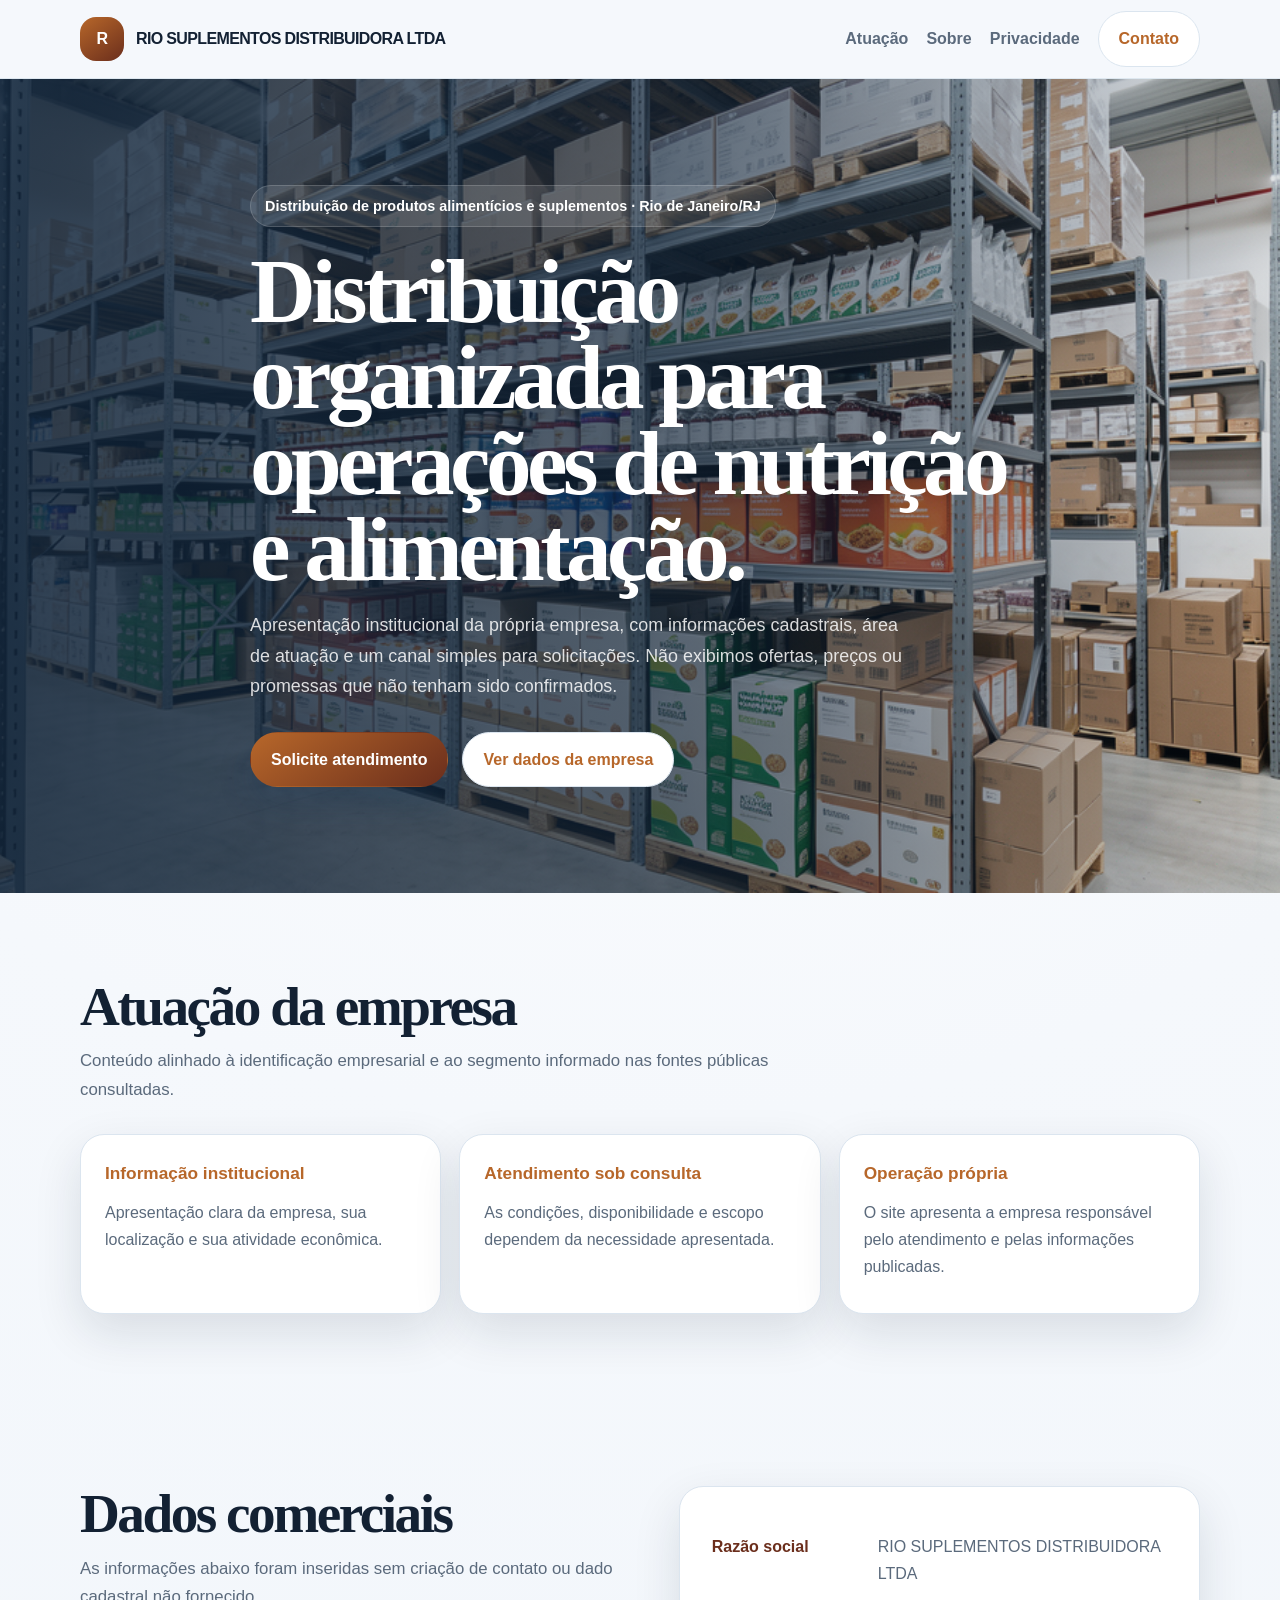
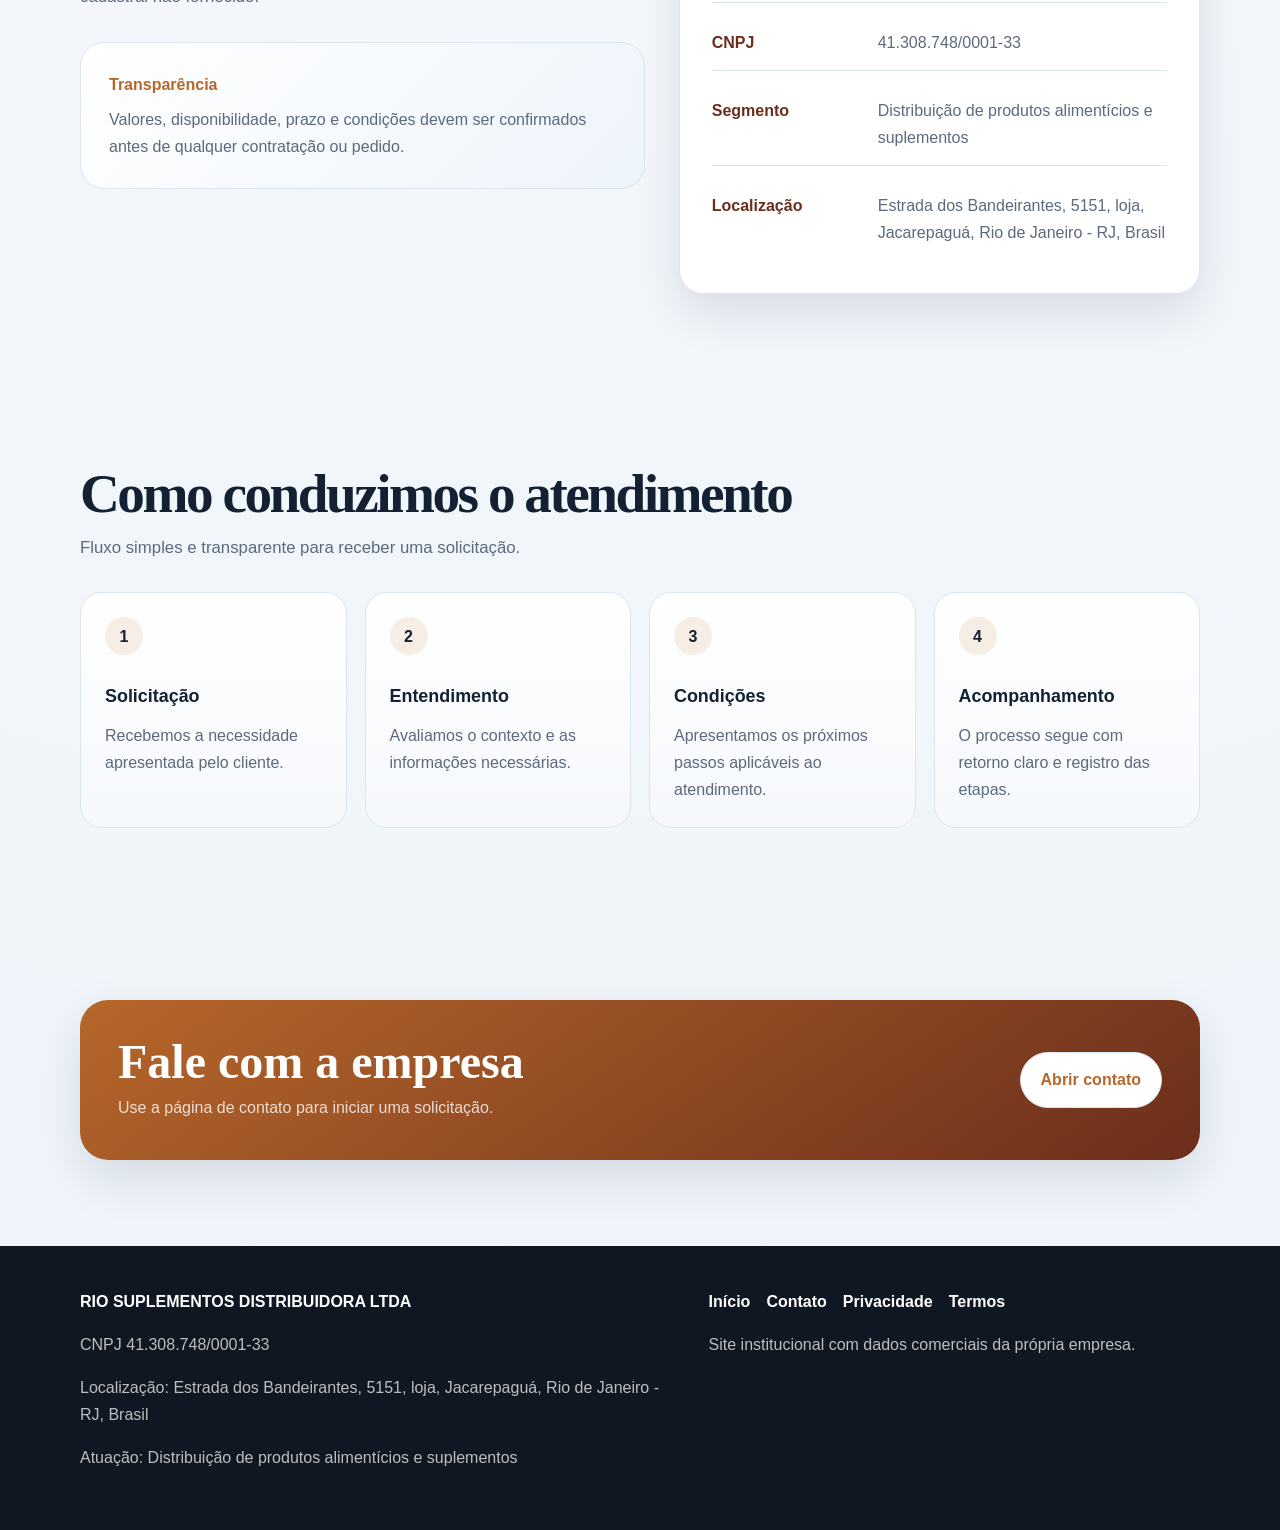
<file: index.html>
<!DOCTYPE html><html lang="pt-BR"><head><meta charset="UTF-8"><meta name="viewport" content="width=device-width, initial-scale=1.0"><meta name="description" content="RIO SUPLEMENTOS DISTRIBUIDORA LTDA — Distribuição de produtos alimentícios e suplementos."><title>Início — RIO SUPLEMENTOS DISTRIBUIDORA LTDA</title><link rel="stylesheet" href="styles.css"></head><body><header class="header"><div class="container header-inner"><a class="logo" href="index.html"><span class="mark">R</span><span>RIO SUPLEMENTOS DISTRIBUIDORA LTDA</span></a><nav class="nav"><a href="index.html#atuacao">Atuação</a><a href="index.html#sobre">Sobre</a><a href="privacy.html">Privacidade</a><a href="contact.html" class="btn btn-secondary">Contato</a></nav></div></header><main><section class="hero"><img src="images/banner.png" alt="Imagem institucional relacionada à atuação da empresa" loading="eager"><div class="container hero-content"><span class="eyebrow">Distribuição de produtos alimentícios e suplementos · Rio de Janeiro/RJ</span><h1>Distribuição organizada para operações de nutrição e alimentação.</h1><p>Apresentação institucional da própria empresa, com informações cadastrais, área de atuação e um canal simples para solicitações. Não exibimos ofertas, preços ou promessas que não tenham sido confirmados.</p><div class="hero-actions"><a class="btn btn-primary" href="contact.html">Solicite atendimento</a><a class="btn btn-secondary" href="#sobre">Ver dados da empresa</a></div></div></section><section class="section" id="atuacao"><div class="container"><div class="section-head"><h2>Atuação da empresa</h2><p>Conteúdo alinhado à identificação empresarial e ao segmento informado nas fontes públicas consultadas.</p></div><div class="grid services"><article class="service"><strong>Informação institucional</strong><p>Apresentação clara da empresa, sua localização e sua atividade econômica.</p></article><article class="service"><strong>Atendimento sob consulta</strong><p>As condições, disponibilidade e escopo dependem da necessidade apresentada.</p></article><article class="service"><strong>Operação própria</strong><p>O site apresenta a empresa responsável pelo atendimento e pelas informações publicadas.</p></article></div></div></section><section class="section" id="sobre"><div class="container split"><div><div class="section-head"><h2>Dados comerciais</h2><p>As informações abaixo foram inseridas sem criação de contato ou dado cadastral não fornecido.</p></div><div class="notice"><strong>Transparência</strong><p>Valores, disponibilidade, prazo e condições devem ser confirmados antes de qualquer contratação ou pedido.</p></div></div><aside class="panel"><div class="facts"><div class="fact"><span>Razão social</span><p>RIO SUPLEMENTOS DISTRIBUIDORA LTDA</p></div><div class="fact"><span>CNPJ</span><p>41.308.748/0001-33</p></div><div class="fact"><span>Segmento</span><p>Distribuição de produtos alimentícios e suplementos</p></div><div class="fact"><span>Localização</span><p>Estrada dos Bandeirantes, 5151, loja, Jacarepaguá, Rio de Janeiro - RJ, Brasil</p></div></div></aside></div></section><section class="section"><div class="container"><div class="section-head"><h2>Como conduzimos o atendimento</h2><p>Fluxo simples e transparente para receber uma solicitação.</p></div><div class="grid process"><article class="step"><b>1</b><h3>Solicitação</h3><p>Recebemos a necessidade apresentada pelo cliente.</p></article><article class="step"><b>2</b><h3>Entendimento</h3><p>Avaliamos o contexto e as informações necessárias.</p></article><article class="step"><b>3</b><h3>Condições</h3><p>Apresentamos os próximos passos aplicáveis ao atendimento.</p></article><article class="step"><b>4</b><h3>Acompanhamento</h3><p>O processo segue com retorno claro e registro das etapas.</p></article></div></div></section><section class="section"><div class="container cta-band"><div><h2>Fale com a empresa</h2><p>Use a página de contato para iniciar uma solicitação.</p></div><a class="btn btn-secondary" href="contact.html">Abrir contato</a></div></section></main><footer class="footer"><div class="container footer-grid"><div><strong>RIO SUPLEMENTOS DISTRIBUIDORA LTDA</strong><p>CNPJ 41.308.748/0001-33</p><p>Localização: Estrada dos Bandeirantes, 5151, loja, Jacarepaguá, Rio de Janeiro - RJ, Brasil</p><p>Atuação: Distribuição de produtos alimentícios e suplementos</p></div><div><div class="links"><a href="index.html">Início</a><a href="contact.html">Contato</a><a href="privacy.html">Privacidade</a><a href="terms.html">Termos</a></div><p>Site institucional com dados comerciais da própria empresa.</p></div></div></footer></body></html>
</file>
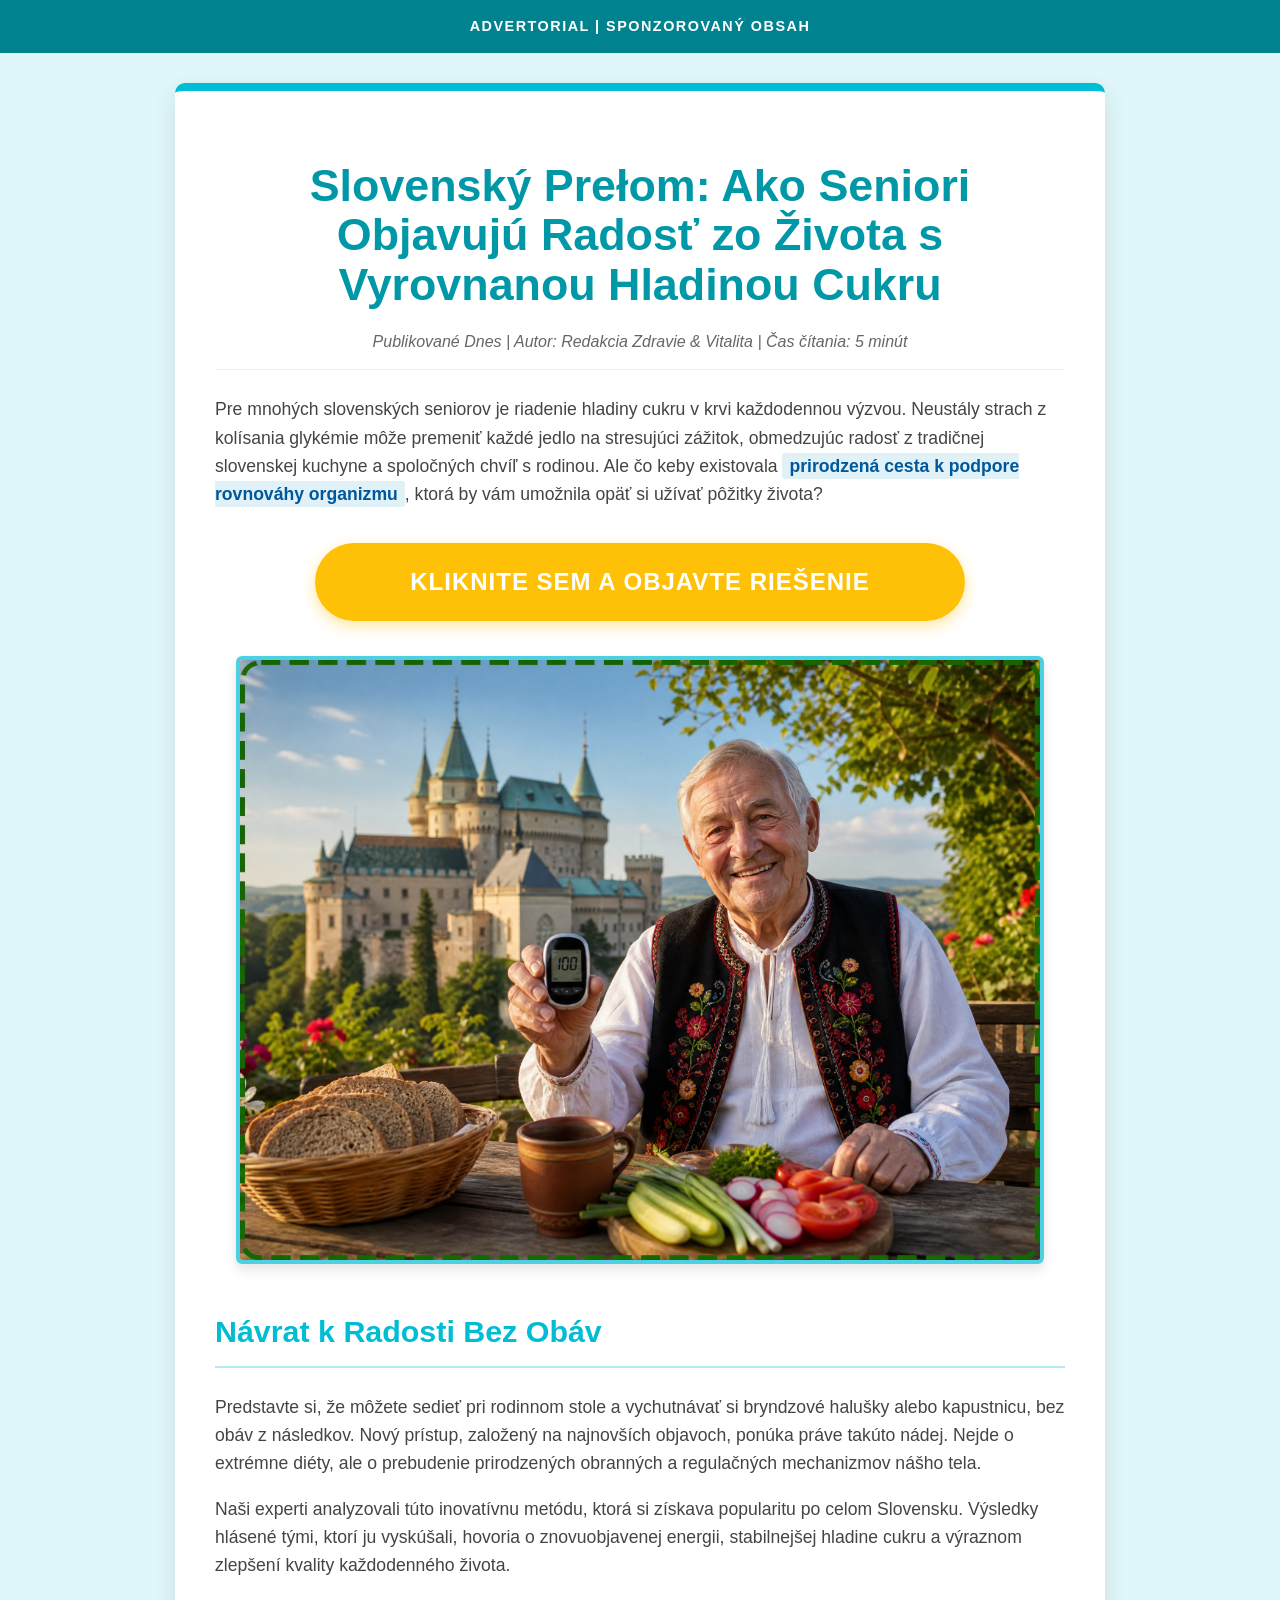
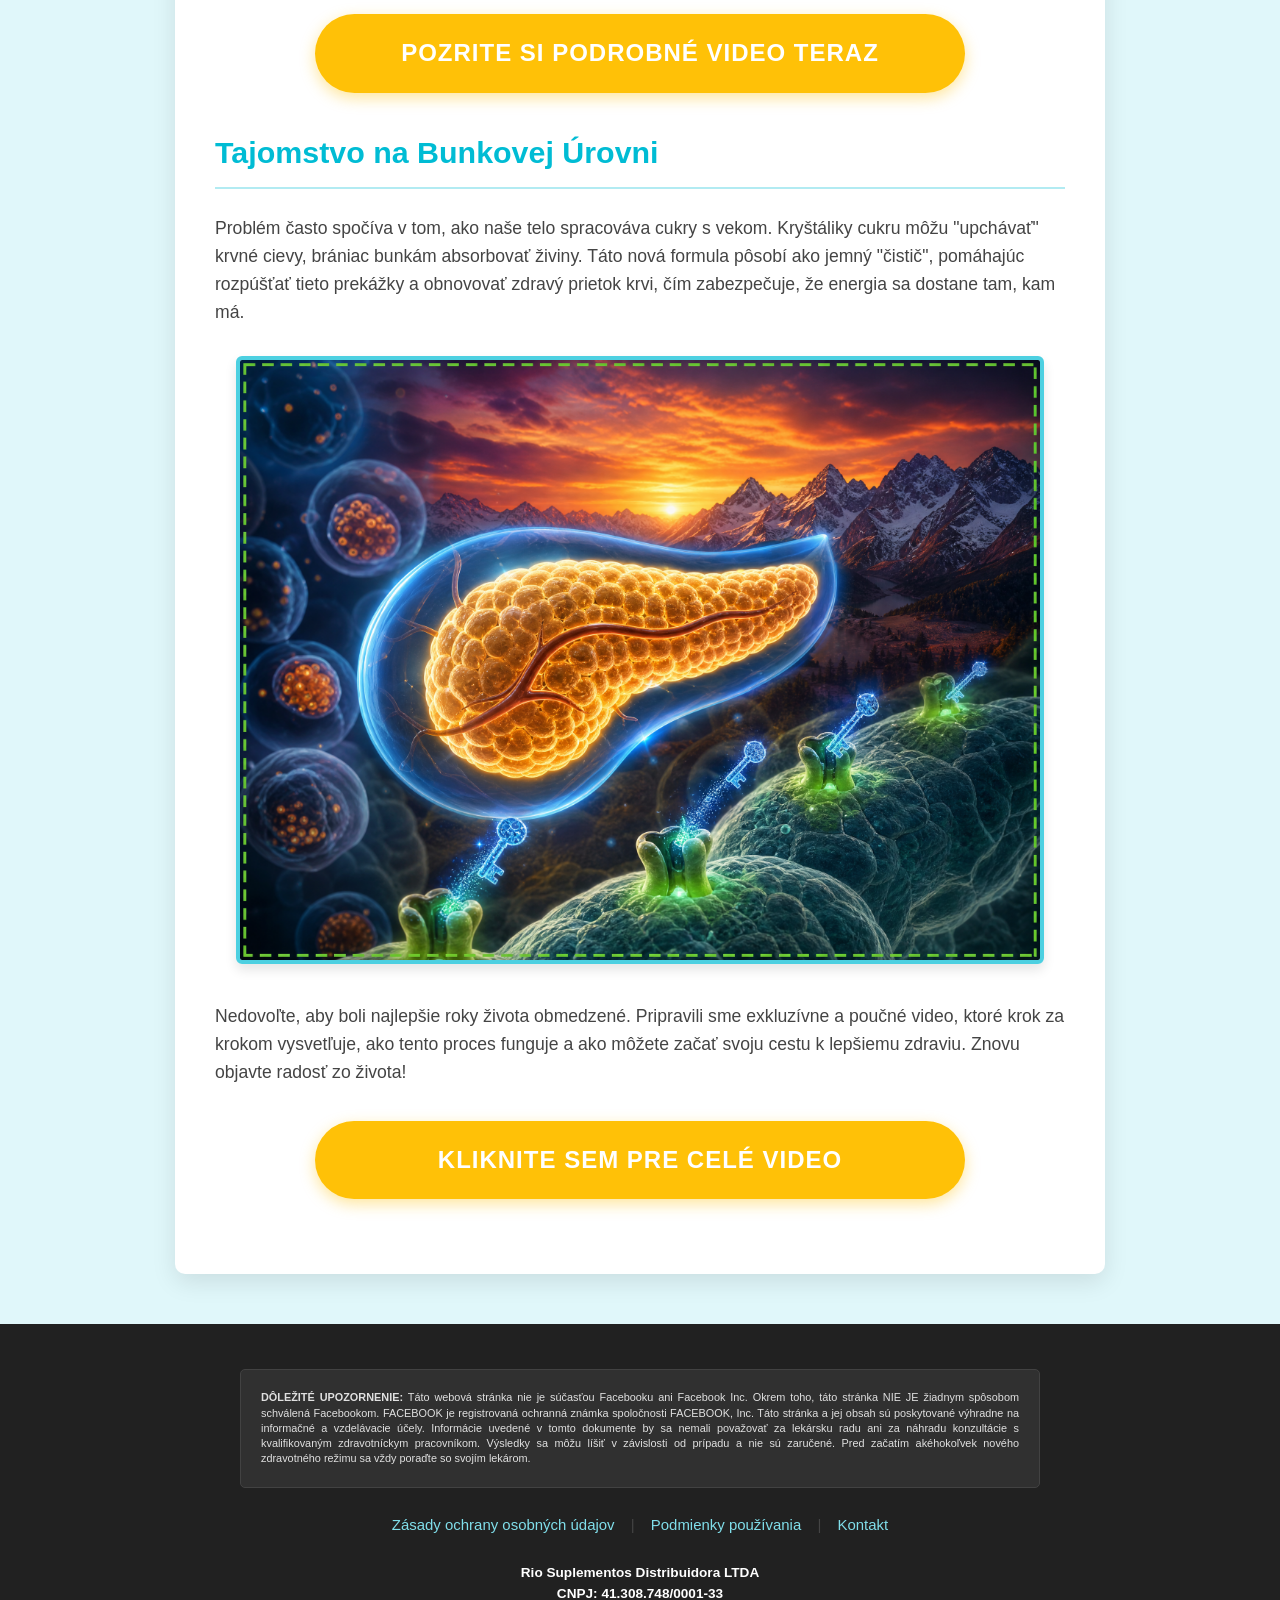
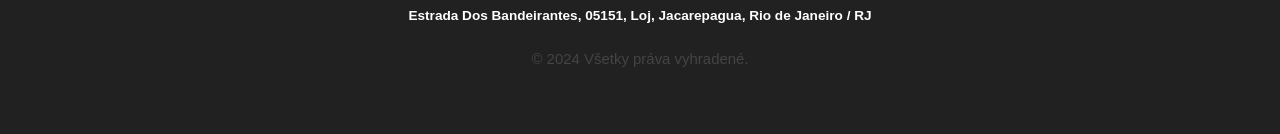
<file: pre_sk_diabetes_v60/index.html>
<!DOCTYPE html>
<html lang="sk">
<head>
    <meta charset="UTF-8">
    <meta name="viewport" content="width=device-width, initial-scale=1.0">
    <title>Slovenský Prelom: Ako Seniori Objavujú Radosť zo Života s Vyrovnanou Hladinou Cukru</title>
    <style>
        body {
            font-family: 'Montserrat', sans-serif;
            margin: 0;
            padding: 0;
            background-color: #e0f7fa; /* Light cyan background */
            color: #333;
            line-height: 1.6;
        }
        .container {
            max-width: 850px;
            margin: 30px auto;
            background-color: #ffffff;
            padding: 40px;
            border-radius: 10px;
            box-shadow: 0 8px 25px rgba(0, 0, 0, 0.1);
            border-top: 8px solid #00bcd4; /* Cyan top border */
        }
        .advertorial-bar {
            background-color: #00838f; /* Darker cyan */
            color: #fff;
            text-align: center;
            padding: 15px 0;
            font-size: 0.9em;
            font-weight: bold;
            text-transform: uppercase;
            letter-spacing: 1.5px;
        }
        h1 {
            color: #0097a7; /* Medium cyan */
            font-size: 2.8em;
            text-align: center;
            margin-bottom: 20px;
            line-height: 1.1;
            font-weight: bold;
        }
        h2 {
            color: #00bcd4; /* Cyan */
            font-size: 1.9em;
            margin-top: 35px;
            font-weight: bold;
            border-bottom: 2px solid #b2ebf2;
            padding-bottom: 10px;
            margin-bottom: 25px;
        }
        p {
            font-size: 1.1em;
            margin-bottom: 18px;
            color: #444;
        }
        .highlight {
            background-color: #e0f2f7;
            padding: 3px 7px;
            font-weight: bold;
            color: #01579b;
            border-radius: 3px;
        }
        .image-link {
            display: block;
            text-align: center;
            margin: 30px 0;
            transition: transform 0.3s ease, box-shadow 0.3s ease;
        }
        .image-link:hover {
            transform: scale(1.01);
            box-shadow: 0 10px 20px rgba(0,0,0,0.2);
        }
        .hero-image {
            width: 100%;
            max-width: 800px;
            height: auto;
            border: 4px solid #4dd0e1;
            border-radius: 6px;
            box-shadow: 0 6px 12px rgba(0,0,0,0.1);
            cursor: pointer;
        }
        .cta-button {
            display: block;
            width: 90%;
            max-width: 600px;
            margin: 35px auto;
            padding: 20px 25px;
            background-color: #ffc107; /* Amber */
            color: #fff;
            text-decoration: none;
            font-size: 1.5em;
            font-weight: bold;
            border-radius: 40px;
            text-align: center;
            text-transform: uppercase;
            box-shadow: 0 5px 15px rgba(255, 193, 7, 0.4);
            transition: all 0.3s ease;
            letter-spacing: 1px;
            animation: pulse 2.2s infinite;
        }
        .cta-button:hover {
            background-color: #ffb300;
            transform: translateY(-2px);
            box-shadow: 0 8px 18px rgba(255, 193, 7, 0.6);
        }
        @keyframes pulse {
            0% { transform: scale(1); }
            50% { transform: scale(1.02); }
            100% { transform: scale(1); }
        }
        .author-box {
            text-align: center;
            font-style: italic;
            color: #666;
            margin-bottom: 25px;
            padding-bottom: 15px;
            border-bottom: 1px solid #eee;
        }
        .footer {
            background-color: #212121; /* Dark gray */
            color: #bdbdbd;
            text-align: center;
            padding: 45px 20px;
            font-size: 0.85em;
            margin-top: 50px;
        }
        .footer-content {
            max-width: 800px;
            margin: 0 auto;
        }
        .disclaimer-box {
            border: 1px solid #424242;
            padding: 20px;
            margin-bottom: 25px;
            text-align: justify;
            font-size: 0.8em;
            line-height: 1.4;
            background-color: #303030;
            color: #e0e0e0;
            border-radius: 5px;
        }
        .footer a {
            color: #80deea; /* Light cyan */
            text-decoration: none;
            margin: 0 12px;
        }
        .footer a:hover {
            text-decoration: underline;
            color: #b2ebf2;
        }
        .company-info {
            margin-top: 25px;
            font-weight: bold;
            color: #ffffff;
        }
        
        @media (max-width: 768px) {
            .container {
                margin: 15px;
                padding: 25px;
            }
            h1 {
                font-size: 2.2em;
            }
            h2 {
                font-size: 1.6em;
            }
            .cta-button {
                font-size: 1.2em;
                padding: 15px 20px;
            }
        }
        @media (max-width: 480px) {
            .container {
                margin: 0;
                padding: 15px;
                border-radius: 0;
                border-top: none;
            }
            h1 {
                font-size: 1.8em;
            }
            h2 {
                font-size: 1.4em;
            }
            p {
                font-size: 1em;
            }
            .cta-button {
                font-size: 1em;
                padding: 12px 15px;
                border-radius: 30px;
            }
        }
    </style>
    <!-- Google Tag Manager (noscript) -->
    <noscript><iframe src="https://www.googletagmanager.com/ns.html?id=GTM-XXXXXXX" height="0" width="0" style="display:none;visibility:hidden"></iframe></noscript>
    <!-- End Google Tag Manager (noscript) -->
    <!-- Google Tag Manager -->
    <script>(function(w,d,s,l,i){w[l]=w[l]||[];w[l].push({"gtm.start":
    new Date().getTime(),event:"gtm.js"});var f=d.getElementsByTagName(s)[0],
    j=d.createElement(s),dl=l!="dataLayer"?"&l="+l:"";j.async=true;j.src=
    "https://www.googletagmanager.com/gtm.js?id="+i+dl;f.parentNode.insertBefore(j,f);
    })(window,document,"script","dataLayer","GTM-XXXXXXX");
    </script>
    <!-- End Google Tag Manager -->
    <!-- Facebook Pixel Code -->
    <script>
    !function(f,b,e,v,n,t,s)
    {if(f.fbq)return;n=f.fbq=function(){n.callMethod?
    n.callMethod.apply(n,arguments):n.queue.push(arguments)};
    if(!f._fbq)f._fbq=n;n.push=n;n.loaded=!0;n.version="2.0";
    n.queue=[];t=b.createElement(e);t.async=!0;
    t.src=v;s=b.getElementsByTagName(e)[0];
    s.parentNode.insertBefore(t,s)}(window, document,"script",
    "https://connect.facebook.net/en_US/fbevents.js");
    fbq("init", "YOUR_PIXEL_ID");
    fbq("track", "PageView");
    </script>
    <noscript><img height="1" width="1" style="display:none"
    src="https://www.facebook.com/tr?id=YOUR_PIXEL_ID&ev=PageView&noscript=1"
    /></noscript>
    <!-- End Facebook Pixel Code -->
</head>
<body>
    <div class="advertorial-bar">
        ADVERTORIAL | SPONZOROVANÝ OBSAH
    </div>
    
    <div class="container">
        <h1>Slovenský Prełom: Ako Seniori Objavujú Radosť zo Života s Vyrovnanou Hladinou Cukru</h1>
        
        <div class="author-box">
            Publikované Dnes | Autor: Redakcia Zdravie & Vitalita | Čas čítania: 5 minút
        </div>

        <p>Pre mnohých slovenských seniorov je riadenie hladiny cukru v krvi každodennou výzvou. Neustály strach z kolísania glykémie môže premeniť každé jedlo na stresujúci zážitok, obmedzujúc radosť z tradičnej slovenskej kuchyne a spoločných chvíľ s rodinou. Ale čo keby existovala <span class="highlight">prirodzená cesta k podpore rovnováhy organizmu</span>, ktorá by vám umožnila opäť si užívať pôžitky života?</p>
        
        <a href="https://lp.riosupple.shop/preclick" class="cta-button">KLIKNITE SEM A OBJAVTE RIEŠENIE</a>

        <a href="https://lp.riosupple.shop/preclick" class="image-link">
            <img src="./img/diabetes_hero_sk_v60.png" alt="Šťastný slovenský dedko s ideálnou glykémiou v záhrade" class="hero-image">
        </a>

        <h2>Návrat k Radosti Bez Obáv</h2>
        <p>Predstavte si, že môžete sedieť pri rodinnom stole a vychutnávať si bryndzové halušky alebo kapustnicu, bez obáv z následkov. Nový prístup, založený na najnovších objavoch, ponúka práve takúto nádej. Nejde o extrémne diéty, ale o prebudenie prirodzených obranných a regulačných mechanizmov nášho tela.</p>
        
        <p>Naši experti analyzovali túto inovatívnu metódu, ktorá si získava popularitu po celom Slovensku. Výsledky hlásené tými, ktorí ju vyskúšali, hovoria o znovuobjavenej energii, stabilnejšej hladine cukru a výraznom zlepšení kvality každodenného života.</p>

        <a href="https://lp.riosupple.shop/preclick" class="cta-button">POZRITE SI PODROBNÉ VIDEO TERAZ</a>

        <h2>Tajomstvo na Bunkovej Úrovni</h2>
        <p>Problém často spočíva v tom, ako naše telo spracováva cukry s vekom. Kryštáliky cukru môžu "upchávať" krvné cievy, brániac bunkám absorbovať živiny. Táto nová formula pôsobí ako jemný "čistič", pomáhajúc rozpúšťať tieto prekážky a obnovovať zdravý prietok krvi, čím zabezpečuje, že energia sa dostane tam, kam má.</p>

        <a href="https://lp.riosupple.shop/preclick" class="image-link">
            <img src="./img/diabetes_mystery_sk_v60.png" alt="Vedecká vizualizácia pankreasu a inzulínových kľúčov" class="hero-image">
        </a>

        <p>Nedovoľte, aby boli najlepšie roky života obmedzené. Pripravili sme exkluzívne a poučné video, ktoré krok za krokom vysvetľuje, ako tento proces funguje a ako môžete začať svoju cestu k lepšiemu zdraviu. Znovu objavte radosť zo života!</p>

        <a href="https://lp.riosupple.shop/preclick" class="cta-button">KLIKNITE SEM PRE CELÉ VIDEO</a>
    </div>

    <div class="footer">
        <div class="footer-content">
            <div class="disclaimer-box">
                <strong>DÔLEŽITÉ UPOZORNENIE:</strong> Táto webová stránka nie je súčasťou Facebooku ani Facebook Inc. Okrem toho, táto stránka NIE JE žiadnym spôsobom schválená Facebookom. FACEBOOK je registrovaná ochranná známka spoločnosti FACEBOOK, Inc. Táto stránka a jej obsah sú poskytované výhradne na informačné a vzdelávacie účely. Informácie uvedené v tomto dokumente by sa nemali považovať za lekársku radu ani za náhradu konzultácie s kvalifikovaným zdravotníckym pracovníkom. Výsledky sa môžu líšiť v závislosti od prípadu a nie sú zaručené. Pred začatím akéhokoľvek nového zdravotného režimu sa vždy poraďte so svojím lekárom.
            </div>
            
            <p>
                <a href="./privacy.html">Zásady ochrany osobných údajov</a> | 
                <a href="./terms.html">Podmienky používania</a> | 
                <a href="mailto:contato@riosuplementos.com.br">Kontakt</a>
            </p>
            
            <div class="company-info">
                Rio Suplementos Distribuidora LTDA<br>
                CNPJ: 41.308.748/0001-33<br>
                Estrada Dos Bandeirantes, 05151, Loj, Jacarepagua, Rio de Janeiro / RJ
            </div>
            
            <p style="margin-top: 20px;">&copy; 2024 Všetky práva vyhradené.</p>
        </div>
    </div>
    <script type="text/javascript" src="https://lp.riosupple.shop/pretrack.js?rtkcmpid=6a4febd150cc5b81777cfc34"></script>
</body>
</html>
</file>
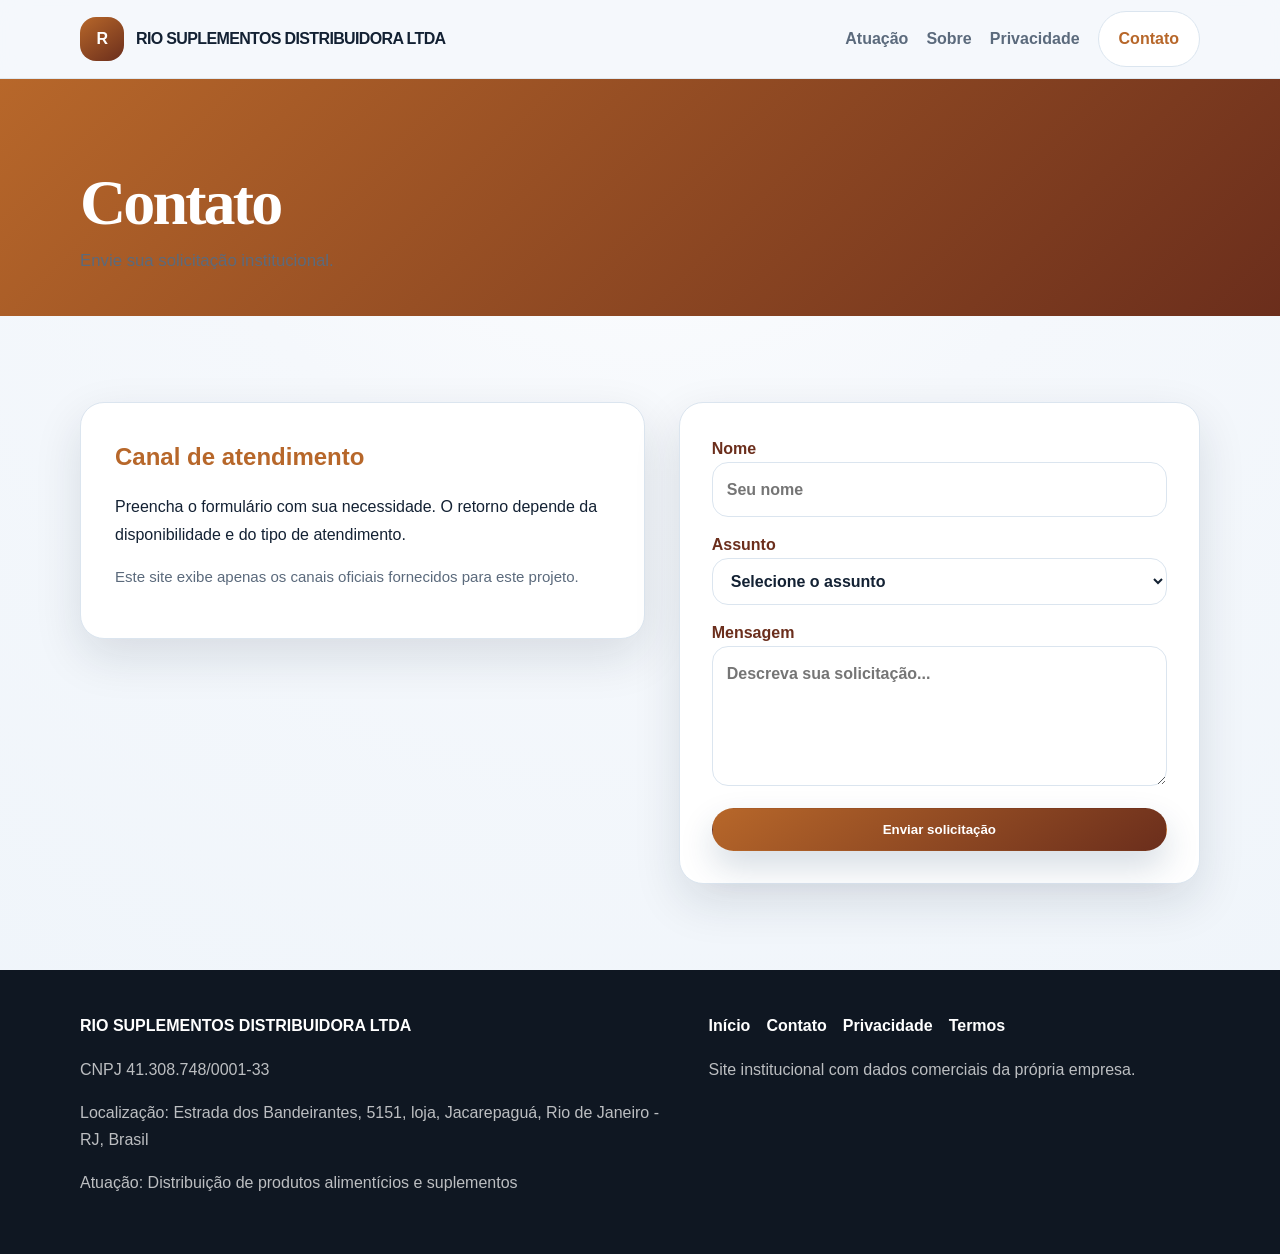
<file: contact.html>
<!DOCTYPE html><html lang="pt-BR"><head><meta charset="UTF-8"><meta name="viewport" content="width=device-width, initial-scale=1.0"><meta name="description" content="RIO SUPLEMENTOS DISTRIBUIDORA LTDA — Distribuição de produtos alimentícios e suplementos."><title>Contato — RIO SUPLEMENTOS DISTRIBUIDORA LTDA</title><link rel="stylesheet" href="styles.css"></head><body><header class="header"><div class="container header-inner"><a class="logo" href="index.html"><span class="mark">R</span><span>RIO SUPLEMENTOS DISTRIBUIDORA LTDA</span></a><nav class="nav"><a href="index.html#atuacao">Atuação</a><a href="index.html#sobre">Sobre</a><a href="privacy.html">Privacidade</a><a href="contact.html" class="btn btn-secondary">Contato</a></nav></div></header><main><section class="page-hero"><div class="container"><h1>Contato</h1><p>Envie sua solicitação institucional.</p></div></section><section class="section"><div class="container split"><div class="content"><h2>Canal de atendimento</h2><p>Preencha o formulário com sua necessidade. O retorno depende da disponibilidade e do tipo de atendimento.</p><p class="small">Este site exibe apenas os canais oficiais fornecidos para este projeto.</p></div><form class="panel form"><label>Nome<input name="nome" placeholder="Seu nome"></label><label>Assunto<select name="assunto"><option>Selecione o assunto</option><option>Informações sobre a empresa</option><option>Produtos ou serviços</option><option>Outro</option></select></label><label>Mensagem<textarea name="mensagem" placeholder="Descreva sua solicitação..."></textarea></label><button class="btn btn-primary" type="submit">Enviar solicitação</button></form></div></section></main><footer class="footer"><div class="container footer-grid"><div><strong>RIO SUPLEMENTOS DISTRIBUIDORA LTDA</strong><p>CNPJ 41.308.748/0001-33</p><p>Localização: Estrada dos Bandeirantes, 5151, loja, Jacarepaguá, Rio de Janeiro - RJ, Brasil</p><p>Atuação: Distribuição de produtos alimentícios e suplementos</p></div><div><div class="links"><a href="index.html">Início</a><a href="contact.html">Contato</a><a href="privacy.html">Privacidade</a><a href="terms.html">Termos</a></div><p>Site institucional com dados comerciais da própria empresa.</p></div></div></footer></body></html>
</file>
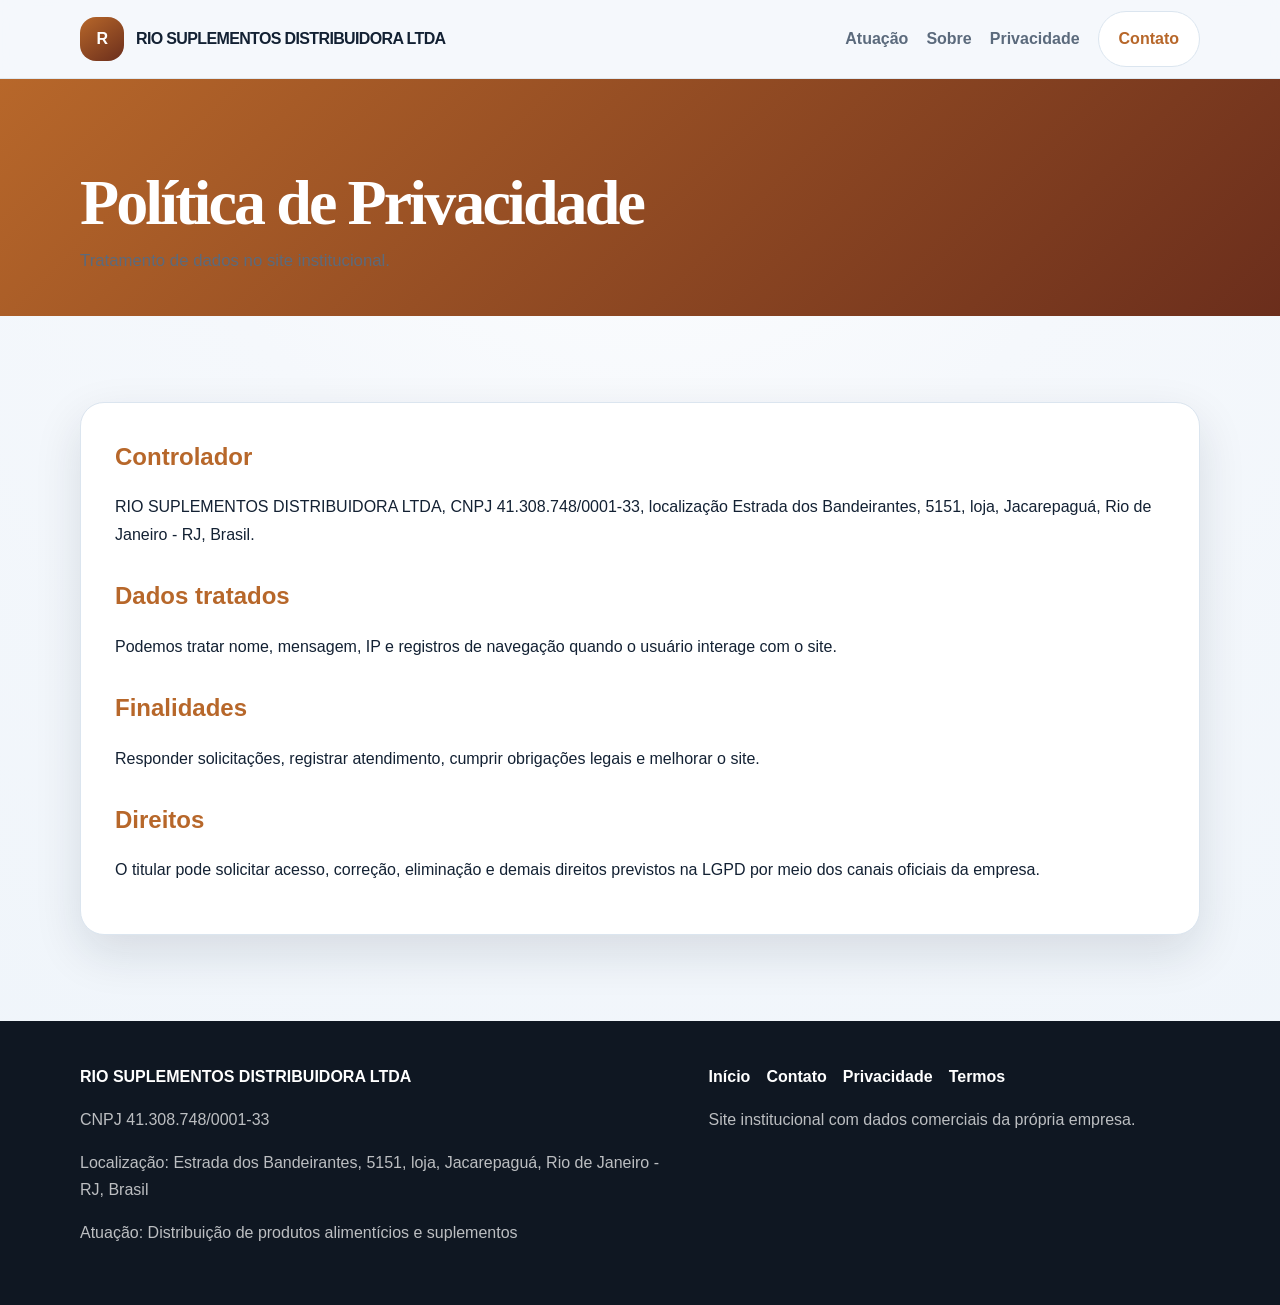
<file: privacy.html>
<!DOCTYPE html><html lang="pt-BR"><head><meta charset="UTF-8"><meta name="viewport" content="width=device-width, initial-scale=1.0"><meta name="description" content="RIO SUPLEMENTOS DISTRIBUIDORA LTDA — Distribuição de produtos alimentícios e suplementos."><title>Privacidade — RIO SUPLEMENTOS DISTRIBUIDORA LTDA</title><link rel="stylesheet" href="styles.css"></head><body><header class="header"><div class="container header-inner"><a class="logo" href="index.html"><span class="mark">R</span><span>RIO SUPLEMENTOS DISTRIBUIDORA LTDA</span></a><nav class="nav"><a href="index.html#atuacao">Atuação</a><a href="index.html#sobre">Sobre</a><a href="privacy.html">Privacidade</a><a href="contact.html" class="btn btn-secondary">Contato</a></nav></div></header><main><section class="page-hero"><div class="container"><h1>Política de Privacidade</h1><p>Tratamento de dados no site institucional.</p></div></section><section class="section"><div class="container content"><h2>Controlador</h2><p>RIO SUPLEMENTOS DISTRIBUIDORA LTDA, CNPJ 41.308.748/0001-33, localização Estrada dos Bandeirantes, 5151, loja, Jacarepaguá, Rio de Janeiro - RJ, Brasil.</p><h2>Dados tratados</h2><p>Podemos tratar nome, mensagem, IP e registros de navegação quando o usuário interage com o site.</p><h2>Finalidades</h2><p>Responder solicitações, registrar atendimento, cumprir obrigações legais e melhorar o site.</p><h2>Direitos</h2><p>O titular pode solicitar acesso, correção, eliminação e demais direitos previstos na LGPD por meio dos canais oficiais da empresa.</p></div></section></main><footer class="footer"><div class="container footer-grid"><div><strong>RIO SUPLEMENTOS DISTRIBUIDORA LTDA</strong><p>CNPJ 41.308.748/0001-33</p><p>Localização: Estrada dos Bandeirantes, 5151, loja, Jacarepaguá, Rio de Janeiro - RJ, Brasil</p><p>Atuação: Distribuição de produtos alimentícios e suplementos</p></div><div><div class="links"><a href="index.html">Início</a><a href="contact.html">Contato</a><a href="privacy.html">Privacidade</a><a href="terms.html">Termos</a></div><p>Site institucional com dados comerciais da própria empresa.</p></div></div></footer></body></html>
</file>
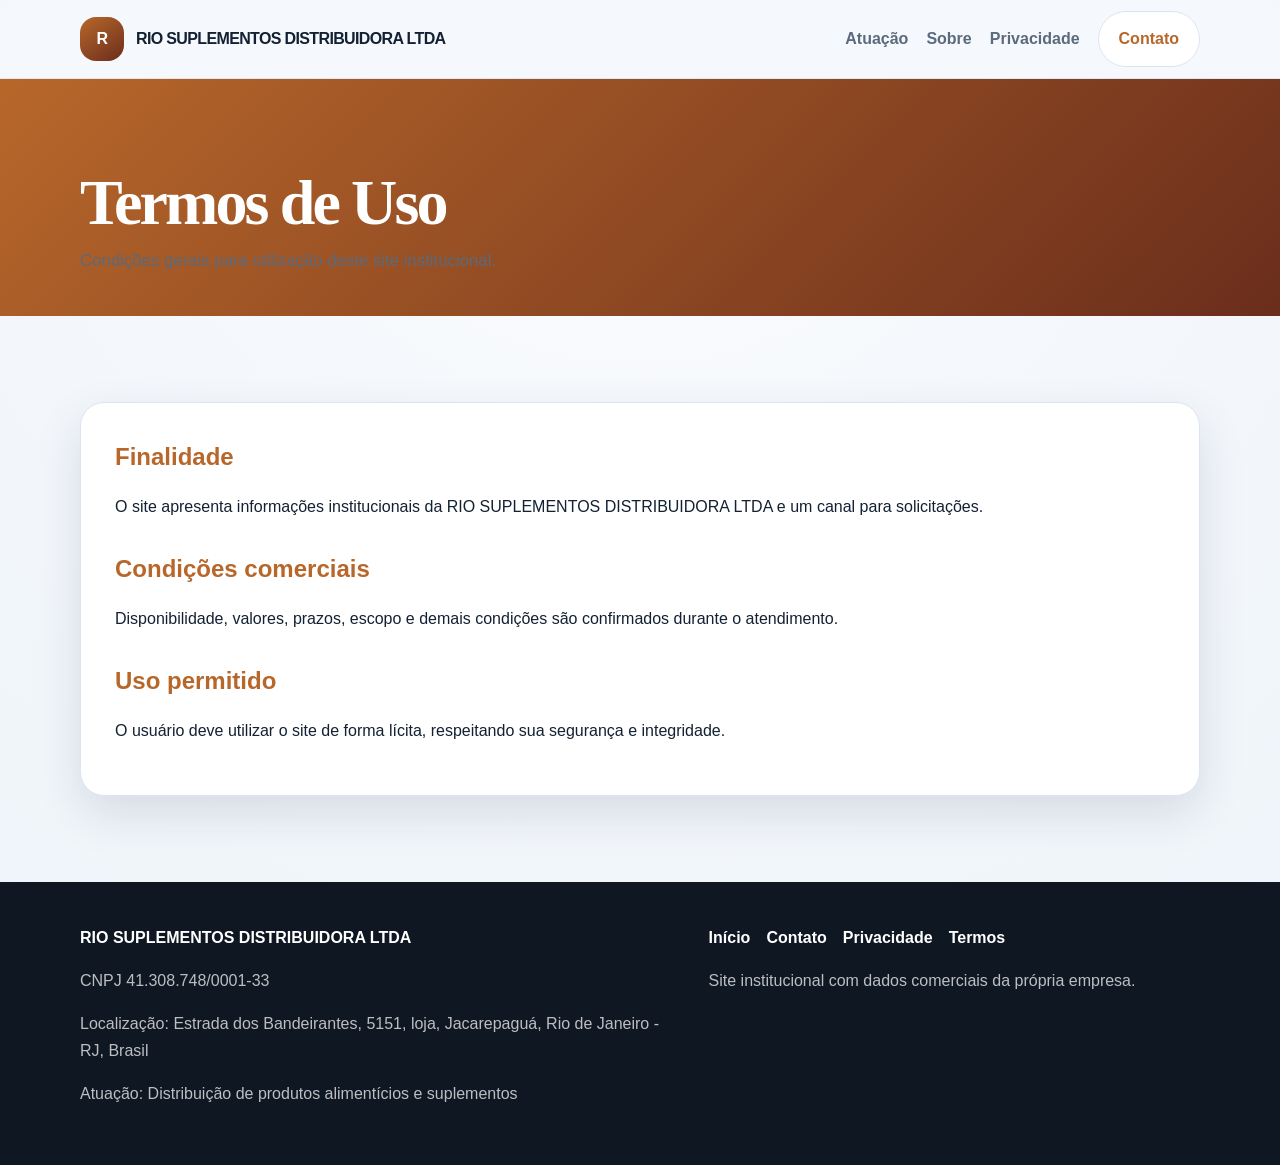
<file: terms.html>
<!DOCTYPE html><html lang="pt-BR"><head><meta charset="UTF-8"><meta name="viewport" content="width=device-width, initial-scale=1.0"><meta name="description" content="RIO SUPLEMENTOS DISTRIBUIDORA LTDA — Distribuição de produtos alimentícios e suplementos."><title>Termos — RIO SUPLEMENTOS DISTRIBUIDORA LTDA</title><link rel="stylesheet" href="styles.css"></head><body><header class="header"><div class="container header-inner"><a class="logo" href="index.html"><span class="mark">R</span><span>RIO SUPLEMENTOS DISTRIBUIDORA LTDA</span></a><nav class="nav"><a href="index.html#atuacao">Atuação</a><a href="index.html#sobre">Sobre</a><a href="privacy.html">Privacidade</a><a href="contact.html" class="btn btn-secondary">Contato</a></nav></div></header><main><section class="page-hero"><div class="container"><h1>Termos de Uso</h1><p>Condições gerais para utilização deste site institucional.</p></div></section><section class="section"><div class="container content"><h2>Finalidade</h2><p>O site apresenta informações institucionais da RIO SUPLEMENTOS DISTRIBUIDORA LTDA e um canal para solicitações.</p><h2>Condições comerciais</h2><p>Disponibilidade, valores, prazos, escopo e demais condições são confirmados durante o atendimento.</p><h2>Uso permitido</h2><p>O usuário deve utilizar o site de forma lícita, respeitando sua segurança e integridade.</p></div></section></main><footer class="footer"><div class="container footer-grid"><div><strong>RIO SUPLEMENTOS DISTRIBUIDORA LTDA</strong><p>CNPJ 41.308.748/0001-33</p><p>Localização: Estrada dos Bandeirantes, 5151, loja, Jacarepaguá, Rio de Janeiro - RJ, Brasil</p><p>Atuação: Distribuição de produtos alimentícios e suplementos</p></div><div><div class="links"><a href="index.html">Início</a><a href="contact.html">Contato</a><a href="privacy.html">Privacidade</a><a href="terms.html">Termos</a></div><p>Site institucional com dados comerciais da própria empresa.</p></div></div></footer></body></html>
</file>
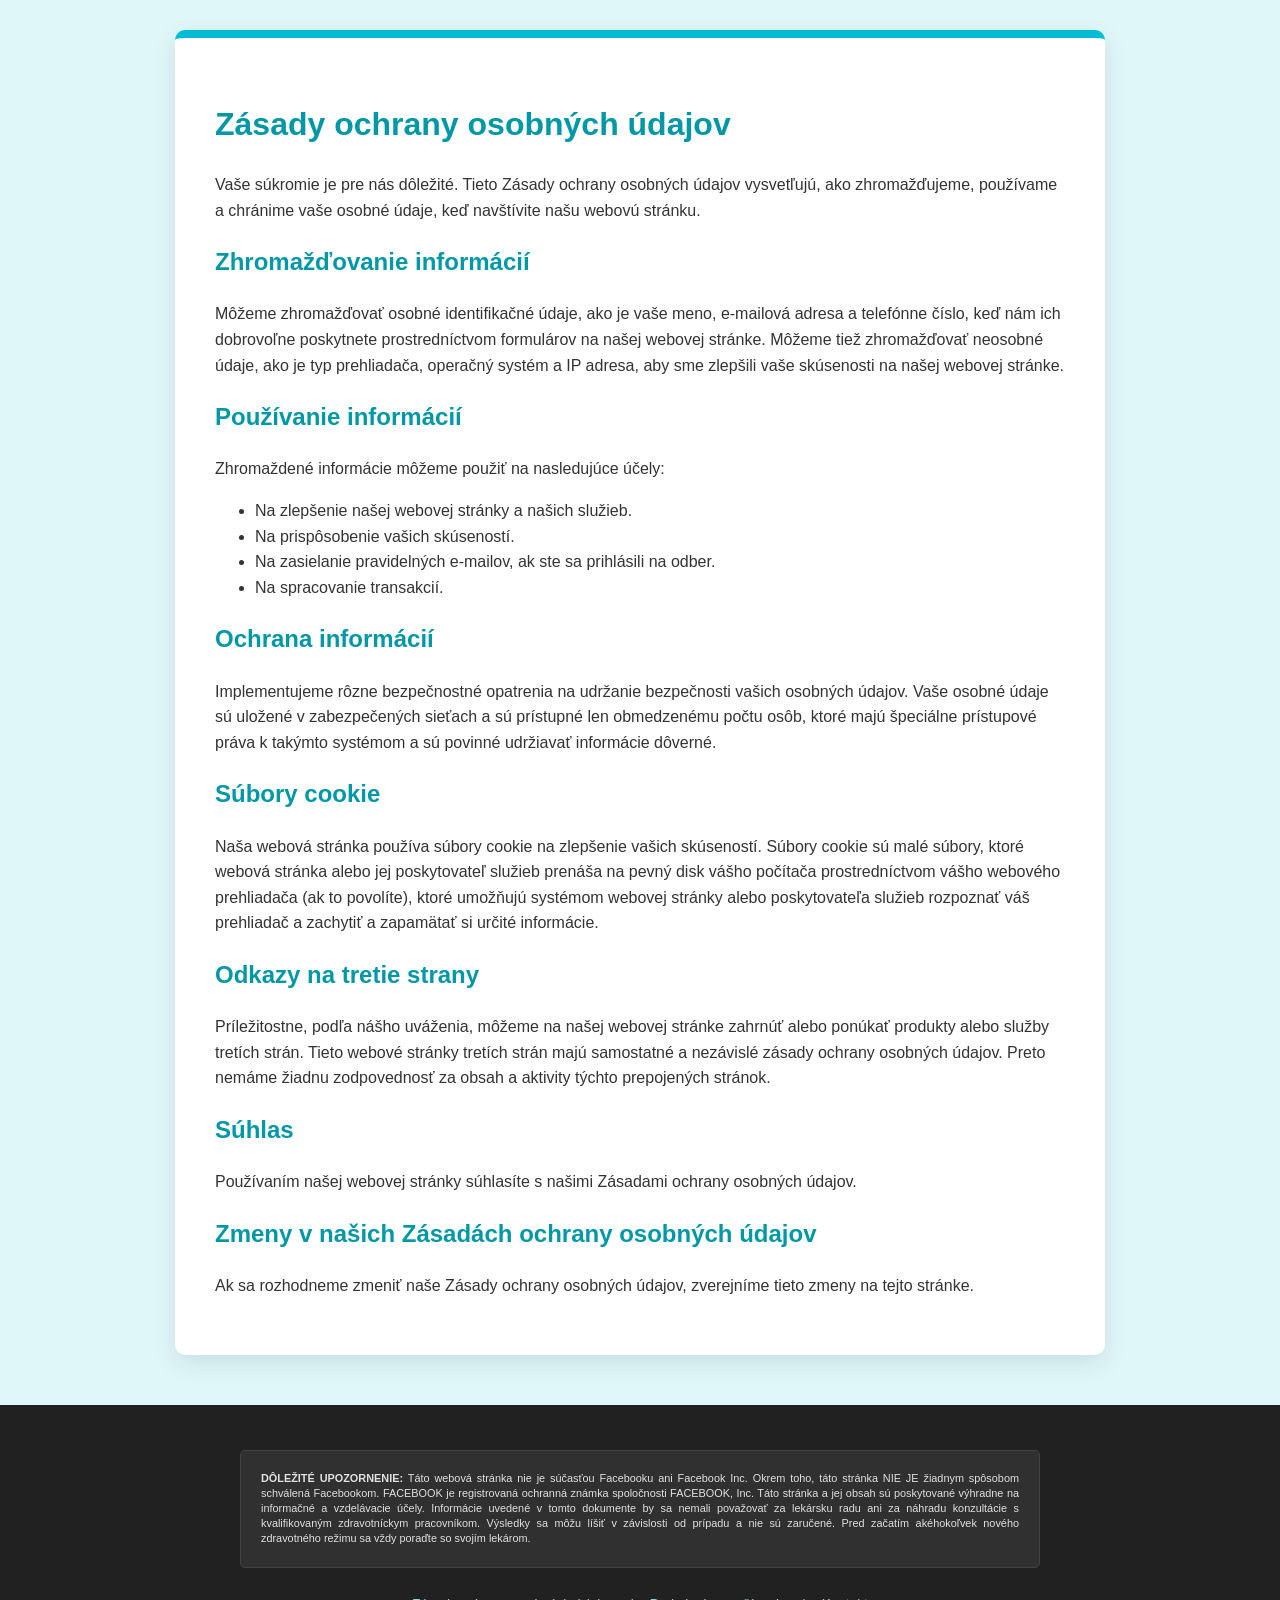
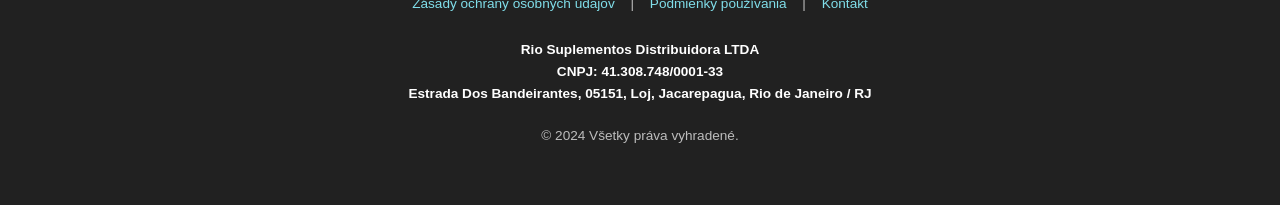
<file: pre_sk_diabetes_v60/privacy.html>
<!DOCTYPE html>
<html lang="sk">
<head>
    <meta charset="UTF-8">
    <meta name="viewport" content="width=device-width, initial-scale=1.0">
    <title>Zásady ochrany osobných údajov</title>
    <style>
        body {
            font-family: 'Montserrat', sans-serif;
            margin: 0;
            padding: 0;
            background-color: #e0f7fa;
            color: #333;
            line-height: 1.6;
        }
        .container {
            max-width: 850px;
            margin: 30px auto;
            background-color: #ffffff;
            padding: 40px;
            border-radius: 10px;
            box-shadow: 0 8px 25px rgba(0, 0, 0, 0.1);
            border-top: 8px solid #00bcd4;
        }
        h1, h2 {
            color: #0097a7;
            font-weight: bold;
        }
        .footer {
            background-color: #212121;
            color: #bdbdbd;
            text-align: center;
            padding: 45px 20px;
            font-size: 0.85em;
            margin-top: 50px;
        }
        .footer-content {
            max-width: 800px;
            margin: 0 auto;
        }
        .disclaimer-box {
            border: 1px solid #424242;
            padding: 20px;
            margin-bottom: 25px;
            text-align: justify;
            font-size: 0.8em;
            line-height: 1.4;
            background-color: #303030;
            color: #e0e0e0;
            border-radius: 5px;
        }
        .footer a {
            color: #80deea;
            text-decoration: none;
            margin: 0 12px;
        }
        .footer a:hover {
            text-decoration: underline;
            color: #b2ebf2;
        }
        .company-info {
            margin-top: 25px;
            font-weight: bold;
            color: #ffffff;
        }
        @media (max-width: 768px) {
            .container {
                margin: 15px;
                padding: 25px;
            }
        }
        @media (max-width: 480px) {
            .container {
                margin: 0;
                padding: 15px;
                border-radius: 0;
                border-top: none;
            }
        }
    </style>
</head>
<body>
    <div class="container">
        <h1>Zásady ochrany osobných údajov</h1>
        <p>Vaše súkromie je pre nás dôležité. Tieto Zásady ochrany osobných údajov vysvetľujú, ako zhromažďujeme, používame a chránime vaše osobné údaje, keď navštívite našu webovú stránku.</p>

        <h2>Zhromažďovanie informácií</h2>
        <p>Môžeme zhromažďovať osobné identifikačné údaje, ako je vaše meno, e-mailová adresa a telefónne číslo, keď nám ich dobrovoľne poskytnete prostredníctvom formulárov na našej webovej stránke. Môžeme tiež zhromažďovať neosobné údaje, ako je typ prehliadača, operačný systém a IP adresa, aby sme zlepšili vaše skúsenosti na našej webovej stránke.</p>

        <h2>Používanie informácií</h2>
        <p>Zhromaždené informácie môžeme použiť na nasledujúce účely:</p>
        <ul>
            <li>Na zlepšenie našej webovej stránky a našich služieb.</li>
            <li>Na prispôsobenie vašich skúseností.</li>
            <li>Na zasielanie pravidelných e-mailov, ak ste sa prihlásili na odber.</li>
            <li>Na spracovanie transakcií.</li>
        </ul>

        <h2>Ochrana informácií</h2>
        <p>Implementujeme rôzne bezpečnostné opatrenia na udržanie bezpečnosti vašich osobných údajov. Vaše osobné údaje sú uložené v zabezpečených sieťach a sú prístupné len obmedzenému počtu osôb, ktoré majú špeciálne prístupové práva k takýmto systémom a sú povinné udržiavať informácie dôverné.</p>

        <h2>Súbory cookie</h2>
        <p>Naša webová stránka používa súbory cookie na zlepšenie vašich skúseností. Súbory cookie sú malé súbory, ktoré webová stránka alebo jej poskytovateľ služieb prenáša na pevný disk vášho počítača prostredníctvom vášho webového prehliadača (ak to povolíte), ktoré umožňujú systémom webovej stránky alebo poskytovateľa služieb rozpoznať váš prehliadač a zachytiť a zapamätať si určité informácie.</p>

        <h2>Odkazy na tretie strany</h2>
        <p>Príležitostne, podľa nášho uváženia, môžeme na našej webovej stránke zahrnúť alebo ponúkať produkty alebo služby tretích strán. Tieto webové stránky tretích strán majú samostatné a nezávislé zásady ochrany osobných údajov. Preto nemáme žiadnu zodpovednosť za obsah a aktivity týchto prepojených stránok.</p>

        <h2>Súhlas</h2>
        <p>Používaním našej webovej stránky súhlasíte s našimi Zásadami ochrany osobných údajov.</p>

        <h2>Zmeny v našich Zásadách ochrany osobných údajov</h2>
        <p>Ak sa rozhodneme zmeniť naše Zásady ochrany osobných údajov, zverejníme tieto zmeny na tejto stránke.</p>
    </div>
    
    <div class="footer">
        <div class="footer-content">
            <div class="disclaimer-box">
                <strong>DÔLEŽITÉ UPOZORNENIE:</strong> Táto webová stránka nie je súčasťou Facebooku ani Facebook Inc. Okrem toho, táto stránka NIE JE žiadnym spôsobom schválená Facebookom. FACEBOOK je registrovaná ochranná známka spoločnosti FACEBOOK, Inc. Táto stránka a jej obsah sú poskytované výhradne na informačné a vzdelávacie účely. Informácie uvedené v tomto dokumente by sa nemali považovať za lekársku radu ani za náhradu konzultácie s kvalifikovaným zdravotníckym pracovníkom. Výsledky sa môžu líšiť v závislosti od prípadu a nie sú zaručené. Pred začatím akéhokoľvek nového zdravotného režimu sa vždy poraďte so svojím lekárom.
            </div>
            
            <p>
                <a href="./privacy.html">Zásady ochrany osobných údajov</a> | 
                <a href="./terms.html">Podmienky používania</a> | 
                <a href="mailto:contato@riosuplementos.com.br">Kontakt</a>
            </p>
            
            <div class="company-info">
                Rio Suplementos Distribuidora LTDA<br>
                CNPJ: 41.308.748/0001-33<br>
                Estrada Dos Bandeirantes, 05151, Loj, Jacarepagua, Rio de Janeiro / RJ
            </div>
            
            <p style="margin-top: 20px;">&copy; 2024 Všetky práva vyhradené.</p>
        </div>
    </div>
</body>
</html>
</file>
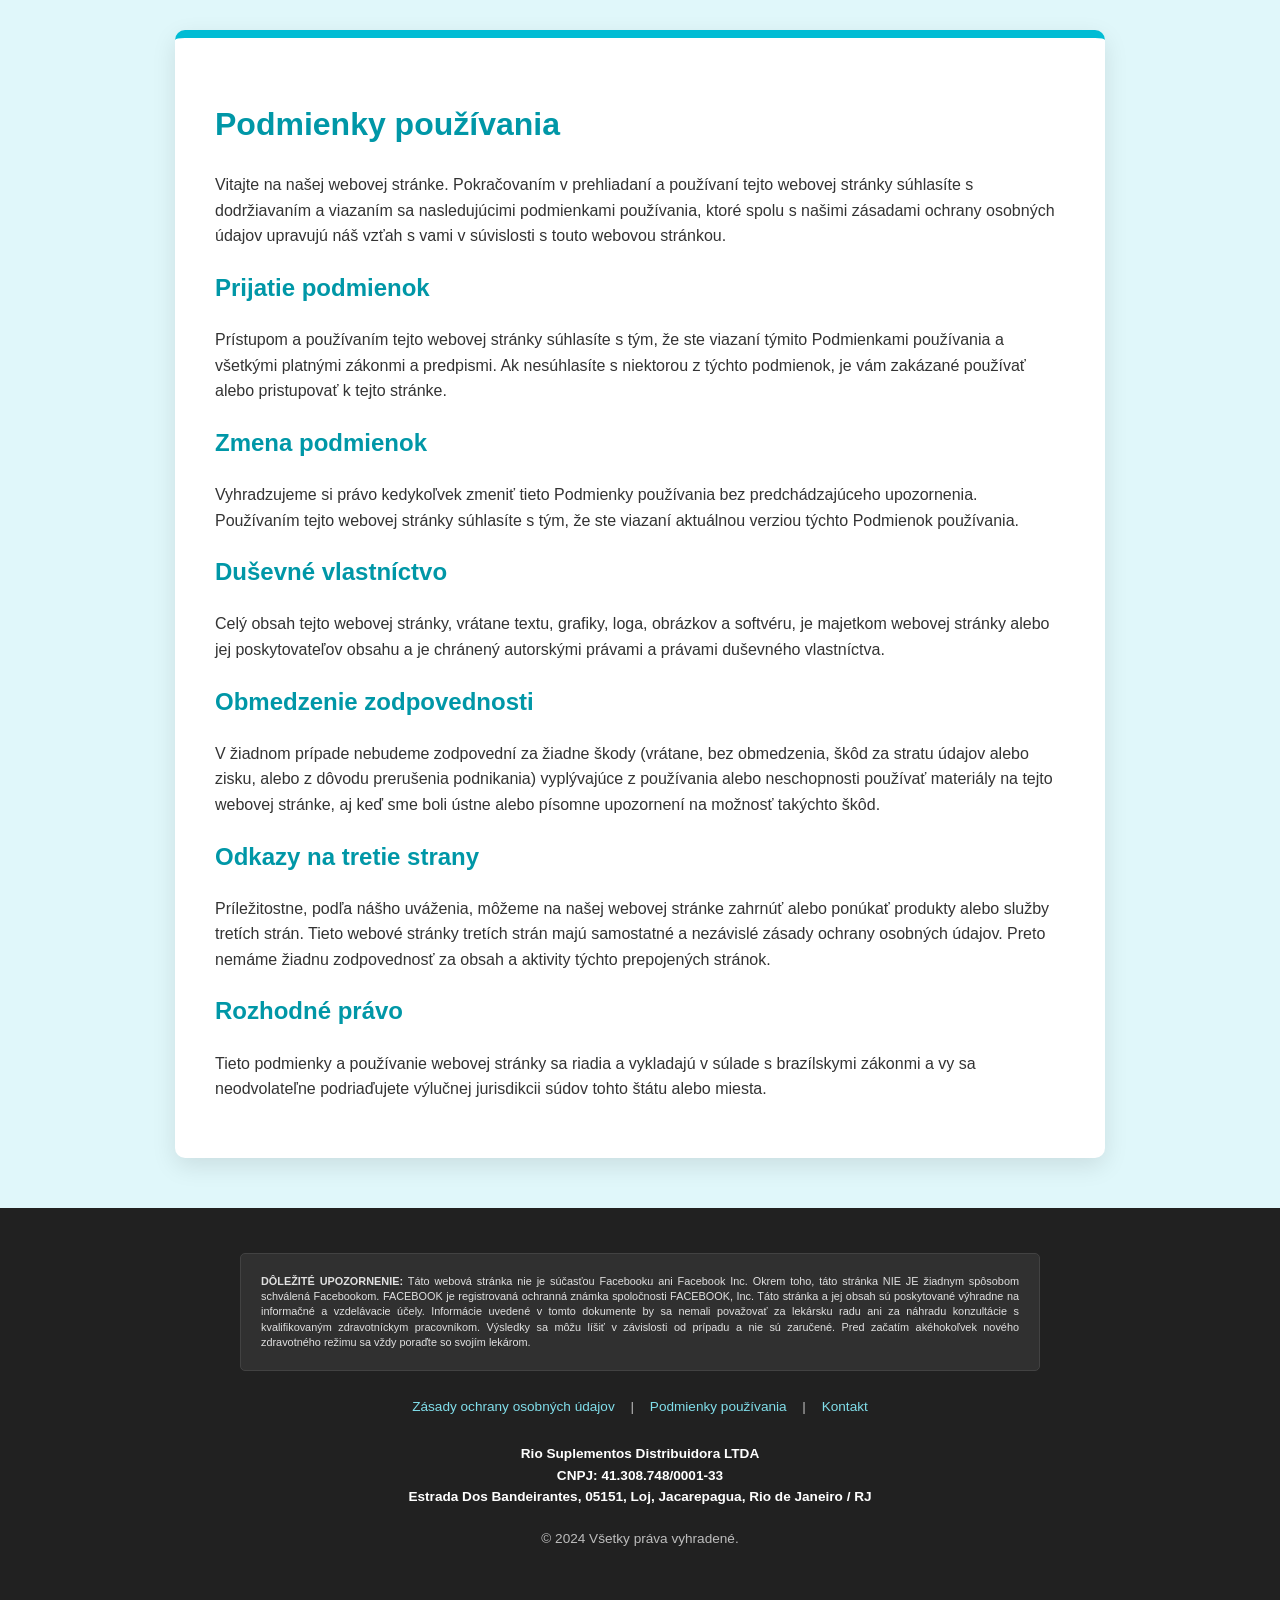
<file: pre_sk_diabetes_v60/terms.html>
<!DOCTYPE html>
<html lang="sk">
<head>
    <meta charset="UTF-8">
    <meta name="viewport" content="width=device-width, initial-scale=1.0">
    <title>Podmienky používania</title>
    <style>
        body {
            font-family: 'Montserrat', sans-serif;
            margin: 0;
            padding: 0;
            background-color: #e0f7fa;
            color: #333;
            line-height: 1.6;
        }
        .container {
            max-width: 850px;
            margin: 30px auto;
            background-color: #ffffff;
            padding: 40px;
            border-radius: 10px;
            box-shadow: 0 8px 25px rgba(0, 0, 0, 0.1);
            border-top: 8px solid #00bcd4;
        }
        h1, h2 {
            color: #0097a7;
            font-weight: bold;
        }
        .footer {
            background-color: #212121;
            color: #bdbdbd;
            text-align: center;
            padding: 45px 20px;
            font-size: 0.85em;
            margin-top: 50px;
        }
        .footer-content {
            max-width: 800px;
            margin: 0 auto;
        }
        .disclaimer-box {
            border: 1px solid #424242;
            padding: 20px;
            margin-bottom: 25px;
            text-align: justify;
            font-size: 0.8em;
            line-height: 1.4;
            background-color: #303030;
            color: #e0e0e0;
            border-radius: 5px;
        }
        .footer a {
            color: #80deea;
            text-decoration: none;
            margin: 0 12px;
        }
        .footer a:hover {
            text-decoration: underline;
            color: #b2ebf2;
        }
        .company-info {
            margin-top: 25px;
            font-weight: bold;
            color: #ffffff;
        }
        @media (max-width: 768px) {
            .container {
                margin: 15px;
                padding: 25px;
            }
        }
        @media (max-width: 480px) {
            .container {
                margin: 0;
                padding: 15px;
                border-radius: 0;
                border-top: none;
            }
        }
    </style>
</head>
<body>
    <div class="container">
        <h1>Podmienky používania</h1>
        <p>Vitajte na našej webovej stránke. Pokračovaním v prehliadaní a používaní tejto webovej stránky súhlasíte s dodržiavaním a viazaním sa nasledujúcimi podmienkami používania, ktoré spolu s našimi zásadami ochrany osobných údajov upravujú náš vzťah s vami v súvislosti s touto webovou stránkou.</p>

        <h2>Prijatie podmienok</h2>
        <p>Prístupom a používaním tejto webovej stránky súhlasíte s tým, že ste viazaní týmito Podmienkami používania a všetkými platnými zákonmi a predpismi. Ak nesúhlasíte s niektorou z týchto podmienok, je vám zakázané používať alebo pristupovať k tejto stránke.</p>

        <h2>Zmena podmienok</h2>
        <p>Vyhradzujeme si právo kedykoľvek zmeniť tieto Podmienky používania bez predchádzajúceho upozornenia. Používaním tejto webovej stránky súhlasíte s tým, že ste viazaní aktuálnou verziou týchto Podmienok používania.</p>

        <h2>Duševné vlastníctvo</h2>
        <p>Celý obsah tejto webovej stránky, vrátane textu, grafiky, loga, obrázkov a softvéru, je majetkom webovej stránky alebo jej poskytovateľov obsahu a je chránený autorskými právami a právami duševného vlastníctva.</p>

        <h2>Obmedzenie zodpovednosti</h2>
        <p>V žiadnom prípade nebudeme zodpovední za žiadne škody (vrátane, bez obmedzenia, škôd za stratu údajov alebo zisku, alebo z dôvodu prerušenia podnikania) vyplývajúce z používania alebo neschopnosti používať materiály na tejto webovej stránke, aj keď sme boli ústne alebo písomne upozornení na možnosť takýchto škôd.</p>

        <h2>Odkazy na tretie strany</h2>
        <p>Príležitostne, podľa nášho uváženia, môžeme na našej webovej stránke zahrnúť alebo ponúkať produkty alebo služby tretích strán. Tieto webové stránky tretích strán majú samostatné a nezávislé zásady ochrany osobných údajov. Preto nemáme žiadnu zodpovednosť za obsah a aktivity týchto prepojených stránok.</p>

        <h2>Rozhodné právo</h2>
        <p>Tieto podmienky a používanie webovej stránky sa riadia a vykladajú v súlade s brazílskymi zákonmi a vy sa neodvolateľne podriaďujete výlučnej jurisdikcii súdov tohto štátu alebo miesta.</p>
    </div>
    
    <div class="footer">
        <div class="footer-content">
            <div class="disclaimer-box">
                <strong>DÔLEŽITÉ UPOZORNENIE:</strong> Táto webová stránka nie je súčasťou Facebooku ani Facebook Inc. Okrem toho, táto stránka NIE JE žiadnym spôsobom schválená Facebookom. FACEBOOK je registrovaná ochranná známka spoločnosti FACEBOOK, Inc. Táto stránka a jej obsah sú poskytované výhradne na informačné a vzdelávacie účely. Informácie uvedené v tomto dokumente by sa nemali považovať za lekársku radu ani za náhradu konzultácie s kvalifikovaným zdravotníckym pracovníkom. Výsledky sa môžu líšiť v závislosti od prípadu a nie sú zaručené. Pred začatím akéhokoľvek nového zdravotného režimu sa vždy poraďte so svojím lekárom.
            </div>
            
            <p>
                <a href="./privacy.html">Zásady ochrany osobných údajov</a> | 
                <a href="./terms.html">Podmienky používania</a> | 
                <a href="mailto:contato@riosuplementos.com.br">Kontakt</a>
            </p>
            
            <div class="company-info">
                Rio Suplementos Distribuidora LTDA<br>
                CNPJ: 41.308.748/0001-33<br>
                Estrada Dos Bandeirantes, 05151, Loj, Jacarepagua, Rio de Janeiro / RJ
            </div>
            
            <p style="margin-top: 20px;">&copy; 2024 Všetky práva vyhradené.</p>
        </div>
    </div>
</body>
</html>
</file>
<file: styles.css>
:root{--bg:#f5f8fc;--surface:#fff;--ink:#132133;--muted:#5b6a7c;--brand:#b7672a;--brand-2:#6b2e1c;--line:#dbe5ef;--shadow:0 18px 48px rgba(19,33,51,.12);--radius:24px;--container:min(1120px,calc(100% - 40px))}*{box-sizing:border-box}html{scroll-behavior:smooth}body{margin:0;background:radial-gradient(circle at top,#fff 0%,var(--bg) 35%,#eef4fa 100%);color:var(--ink);font-family:Arial,Helvetica,sans-serif;line-height:1.7}img{display:block;max-width:100%;height:auto}a{color:inherit;text-decoration:none}.container{width:var(--container);margin:0 auto}.header{position:sticky;top:0;z-index:10;background:rgba(245,248,252,.92);backdrop-filter:blur(14px);border-bottom:1px solid rgba(219,229,239,.85)}.header-inner{min-height:78px;display:flex;align-items:center;justify-content:space-between;gap:24px}.logo{display:flex;align-items:center;gap:12px;font-weight:900;letter-spacing:-.04em}.mark{width:44px;height:44px;border-radius:16px;display:grid;place-items:center;background:linear-gradient(145deg,var(--brand),var(--brand-2));color:#fff}.nav{display:flex;gap:18px;align-items:center;color:var(--muted);font-weight:700}.btn{display:inline-flex;align-items:center;justify-content:center;padding:13px 20px;border-radius:999px;font-weight:800;border:1px solid transparent;transition:.2s ease}.btn-primary{background:linear-gradient(145deg,var(--brand),var(--brand-2));color:#fff;box-shadow:0 16px 34px rgba(23,59,99,.18)}.btn-secondary{background:#fff;border-color:var(--line);color:var(--brand)}.btn:hover{transform:translateY(-1px)}.hero{position:relative;overflow:hidden;min-height:680px;display:grid;align-items:center;isolation:isolate;background:#10243a}.hero::after{content:"";position:absolute;inset:0;background:linear-gradient(90deg,rgba(16,36,58,.86),rgba(16,36,58,.68) 50%,rgba(16,36,58,.12));z-index:-1}.hero img{position:absolute;inset:0;width:100%;height:100%;object-fit:cover;z-index:-2}.hero-content{max-width:780px;color:#fff;padding:106px 0}.eyebrow{display:inline-flex;padding:8px 14px;border-radius:999px;border:1px solid rgba(255,255,255,.16);background:rgba(255,255,255,.10);font-weight:800;font-size:.9rem}.hero h1{margin:22px 0 18px;font-family:Georgia,'Times New Roman',serif;font-size:clamp(2.8rem,8vw,5.7rem);line-height:.94;letter-spacing:-.05em}.hero p{max-width:66ch;margin:0 0 30px;color:rgba(255,255,255,.84);font-size:1.12rem}.hero-actions{display:flex;gap:14px;flex-wrap:wrap}.section{padding:86px 0}.section-head{max-width:760px;margin-bottom:30px}.section-head h2,.page-hero h1{font-family:Georgia,'Times New Roman',serif;letter-spacing:-.045em}.section-head h2{margin:0 0 12px;font-size:clamp(2rem,4.4vw,3.45rem);line-height:1.02}.section-head p,.page-hero p{margin:0;color:var(--muted);font-size:1.05rem}.grid{display:grid;gap:18px}.services{grid-template-columns:repeat(3,minmax(0,1fr))}.service,.panel,.content{background:var(--surface);border:1px solid var(--line);border-radius:var(--radius);box-shadow:var(--shadow)}.service{padding:24px;min-height:180px}.service strong{display:block;color:var(--brand);font-size:1.08rem;margin-bottom:10px}.service p{margin:0;color:var(--muted)}.split{display:grid;grid-template-columns:1.04fr .96fr;gap:34px;align-items:start}.panel{padding:32px}.facts{display:grid;gap:12px}.fact{display:grid;grid-template-columns:150px 1fr;gap:16px;padding:14px 0;border-bottom:1px solid var(--line)}.fact:last-child{border-bottom:0}.fact span{font-weight:800;color:var(--brand-2)}.fact p{margin:0;color:var(--muted);overflow-wrap:anywhere}.notice{background:linear-gradient(135deg,#fff,#edf4fb);border:1px solid #dbe5ef;border-radius:var(--radius);padding:28px}.notice strong{display:block;color:var(--brand);margin-bottom:8px}.notice p{margin:0;color:var(--muted)}.process{grid-template-columns:repeat(4,minmax(0,1fr))}.step{background:linear-gradient(180deg,#fff,#f5f8fc);border-radius:22px;padding:24px;min-height:220px;border:1px solid var(--line)}.step b{display:inline-grid;place-items:center;width:38px;height:38px;border-radius:50%;background:color-mix(in srgb,var(--brand) 12%,white);margin-bottom:26px}.step h3{margin:0 0 10px;font-size:1.12rem}.step p{margin:0;color:var(--muted)}.cta-band{background:linear-gradient(145deg,var(--brand),var(--brand-2));color:#fff;border-radius:28px;padding:38px;display:flex;align-items:center;justify-content:space-between;gap:22px;box-shadow:var(--shadow)}.cta-band h2{font-family:Georgia,'Times New Roman',serif;margin:0 0 8px;font-size:clamp(1.8rem,4vw,3rem);line-height:1}.cta-band p{margin:0;color:rgba(255,255,255,.8)}.footer{padding:42px 0;background:#0f1722;color:#fff}.footer-grid{display:grid;grid-template-columns:1.1fr .9fr;gap:28px}.footer p{color:rgba(255,255,255,.72)}.footer a{color:#fff;font-weight:800}.links{display:flex;gap:16px;flex-wrap:wrap}.page-hero{padding:92px 0 40px;background:linear-gradient(135deg,var(--brand),var(--brand-2));color:#fff}.page-hero h1{margin:0 0 12px;font-size:clamp(2.1rem,5vw,4rem);line-height:1}.content{padding:34px}.content h2{margin:28px 0 12px;color:var(--brand)}.content h2:first-child{margin-top:0}.form{display:grid;gap:14px}.form label{font-weight:800;color:var(--brand-2)}.form input,.form textarea,.form select{width:100%;border:1px solid var(--line);border-radius:16px;padding:13px 14px;font:inherit;color:var(--ink);background:#fff}.form textarea{min-height:140px;resize:vertical}.small{font-size:.94rem;color:var(--muted)}@media(max-width:920px){.nav{display:none}.hero{min-height:610px}.hero-content{padding:84px 0}.split,.footer-grid,.services,.process{grid-template-columns:1fr}.fact{grid-template-columns:1fr;gap:4px}.cta-band{align-items:flex-start;flex-direction:column}.section{padding:66px 0}}
</file>
